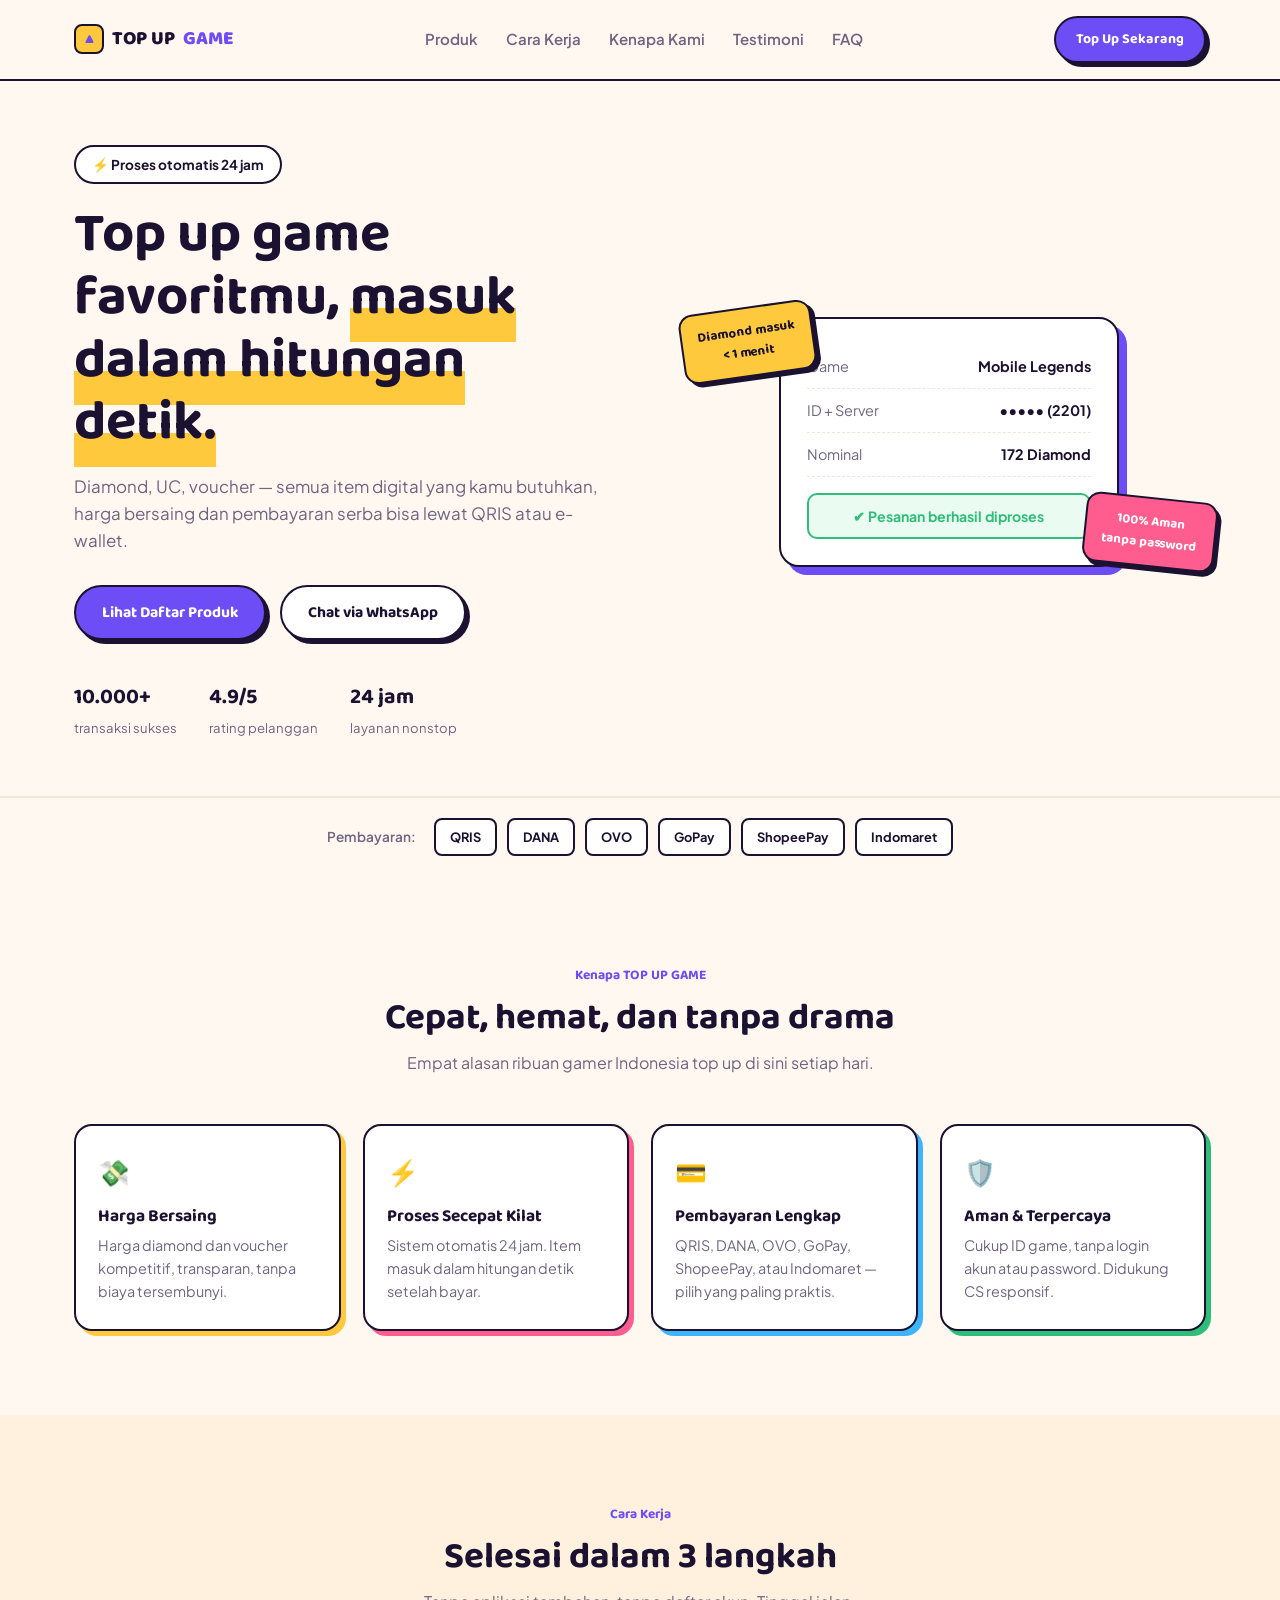
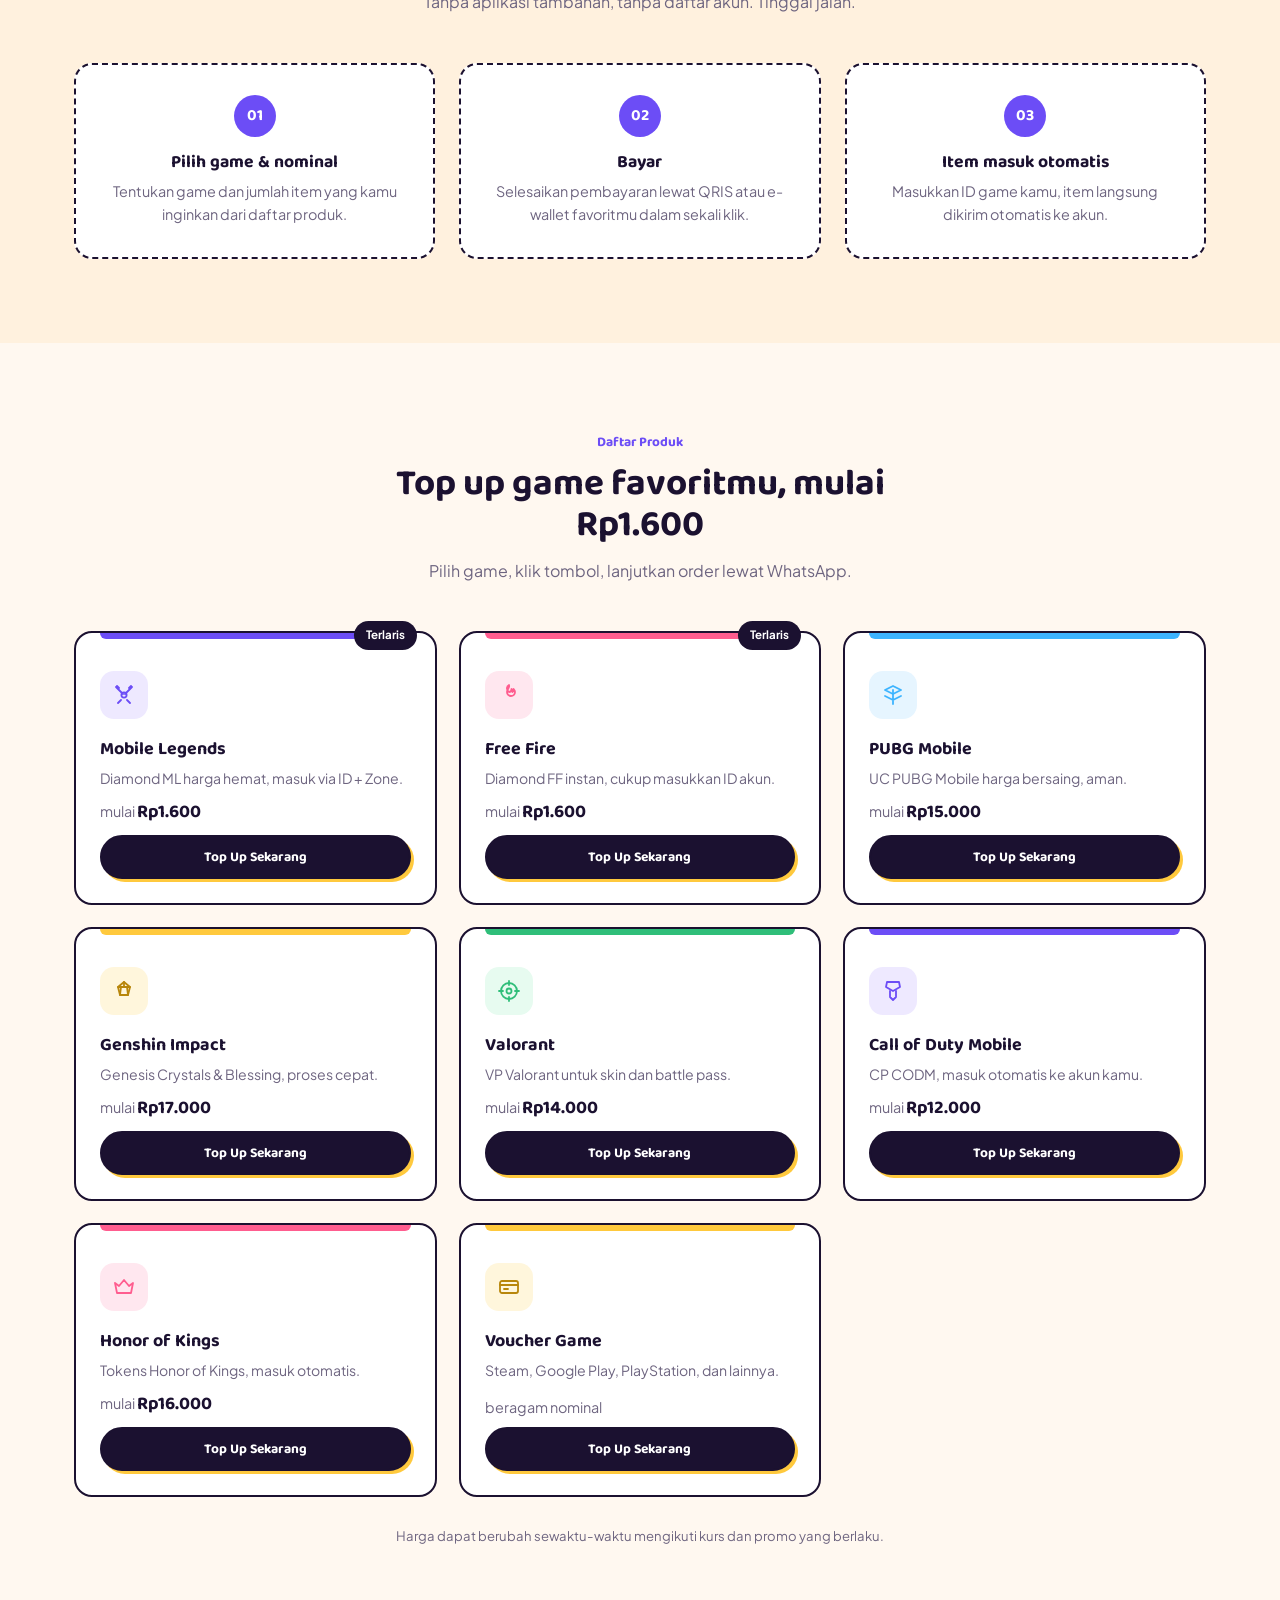
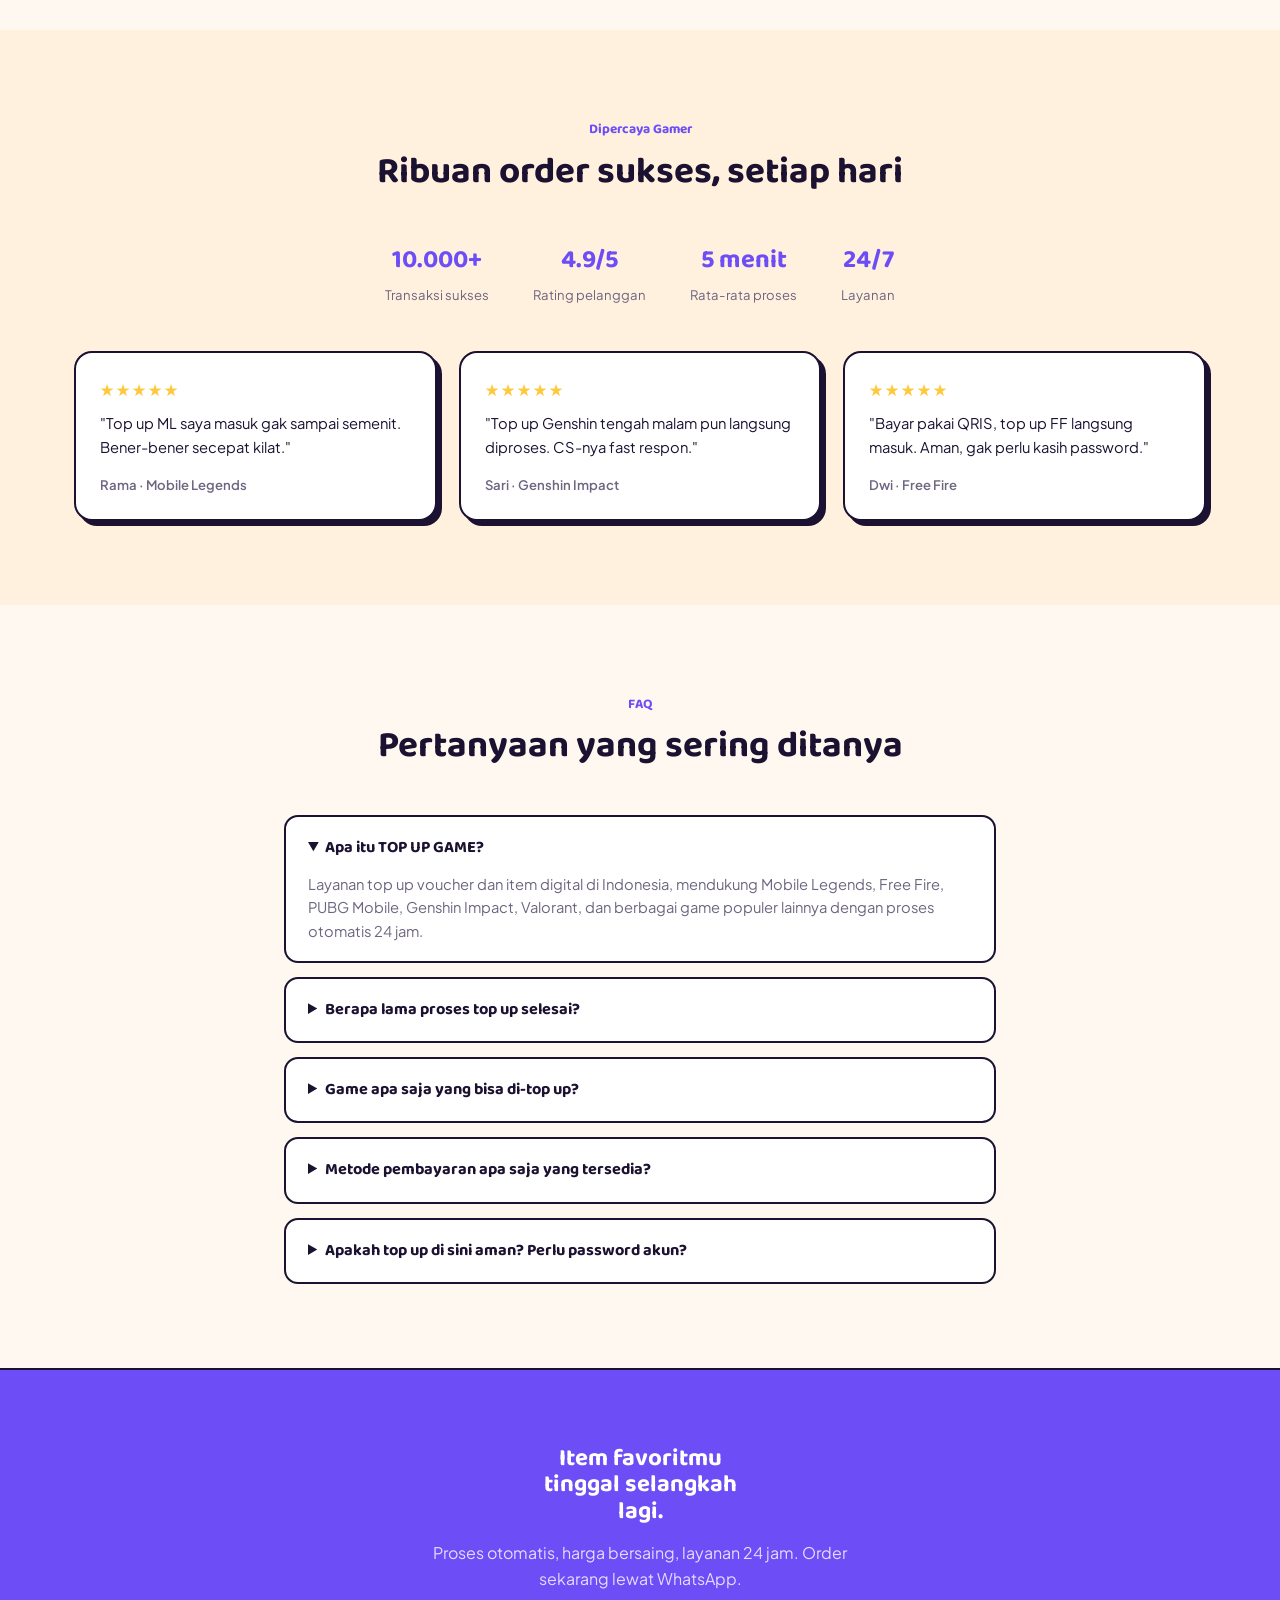
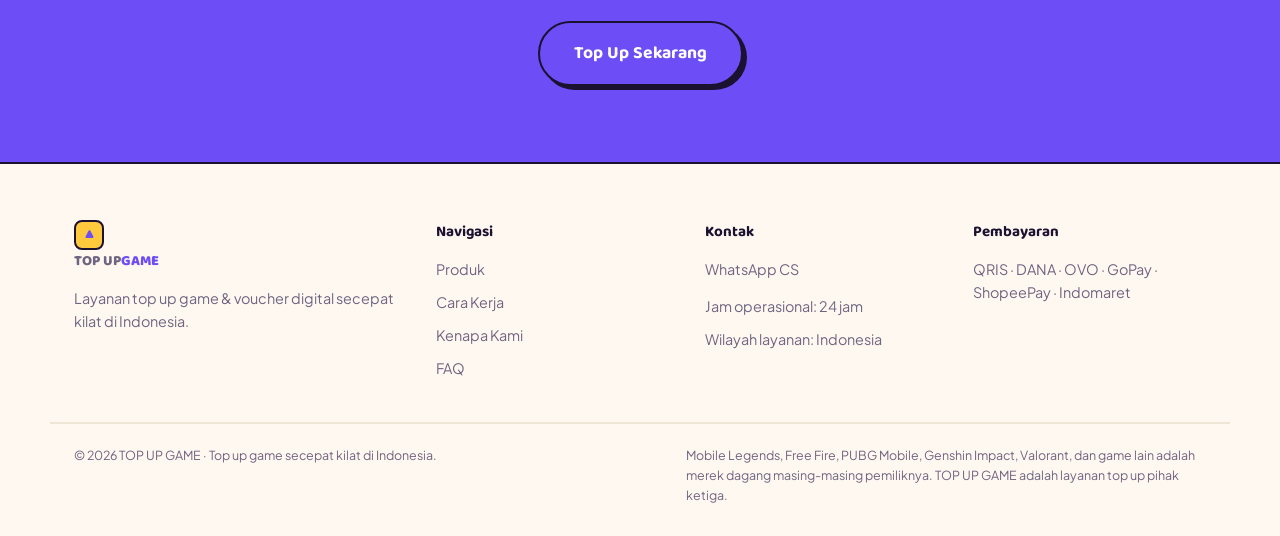
<file: index.html>
<!DOCTYPE html>
<html lang="id">
<head>
<meta charset="UTF-8">
<meta name="viewport" content="width=device-width, initial-scale=1.0">
<title>TOP UP GAME — Top Up Voucher & Diamond Game Legal, Cepat, Terpercaya</title>
<meta name="description" content="Top up Mobile Legends, Free Fire, PUBG Mobile, Genshin Impact, Valorant, dan voucher game lainnya. Proses otomatis 24 jam, harga bersaing, pembayaran QRIS & e-wallet.">
<meta name="keywords" content="top up game, top up diamond, top up voucher, top up mobile legends, top up free fire, top up pubg mobile, top up genshin impact, top up valorant, voucher game indonesia">
<meta name="author" content="TOP UP GAME">
<meta name="robots" content="index, follow, max-snippet:-1, max-image-preview:large, max-video-preview:-1">
<meta name="language" content="Indonesian">
<meta name="theme-color" content="#FFF8F0">
<link rel="canonical" href="https://topup.kitcampus.com/">

<!-- Open Graph -->
<meta property="og:type" content="website">
<meta property="og:site_name" content="TOP UP GAME">
<meta property="og:title" content="TOP UP GAME — Top Up Voucher & Diamond Game Legal, Cepat, Terpercaya">
<meta property="og:description" content="Top up Mobile Legends, Free Fire, PUBG Mobile, Genshin Impact, Valorant, dan voucher game lainnya. Otomatis 24 jam, harga bersaing, aman tanpa login akun.">
<meta property="og:url" content="https://topup.kitcampus.com/">
<meta property="og:image" content="https://topup.kitcampus.com/og-image.jpg">
<meta property="og:image:width" content="1200">
<meta property="og:image:height" content="630">
<meta property="og:locale" content="id_ID">

<!-- Twitter -->
<meta name="twitter:card" content="summary_large_image">
<meta name="twitter:title" content="TOP UP GAME — Top Up Voucher & Diamond Game Legal, Cepat, Terpercaya">
<meta name="twitter:description" content="Top up Mobile Legends, Free Fire, PUBG Mobile, Genshin Impact, Valorant, dan voucher game lainnya. Otomatis 24 jam, harga bersaing.">
<meta name="twitter:image" content="https://topup.kitcampus.com/og-image.jpg">

<link rel="icon" type="image/png" href="[data-uri]">

<link rel="preconnect" href="https://fonts.googleapis.com">
<link rel="preconnect" href="https://fonts.gstatic.com" crossorigin>
<link href="https://fonts.googleapis.com/css2?family=Baloo+2:wght@600;700;800&family=Plus+Jakarta+Sans:wght@400;500;600;700&display=swap" rel="stylesheet">
<link rel="stylesheet" href="style.css">

<!-- Structured data: legitimate FAQ schema, no keyword stuffing -->
<script type="application/ld+json">
{
  "@context": "https://schema.org",
  "@type": "FAQPage",
  "mainEntity": [
    {
      "@type": "Question",
      "name": "Apa itu TOP UP GAME?",
      "acceptedAnswer": {
        "@type": "Answer",
        "text": "TOP UP GAME adalah layanan top up voucher dan diamond game digital di Indonesia, mendukung Mobile Legends, Free Fire, PUBG Mobile, Genshin Impact, Valorant, dan berbagai game populer lainnya dengan proses otomatis 24 jam."
      }
    },
    {
      "@type": "Question",
      "name": "Berapa lama proses top up selesai?",
      "acceptedAnswer": {
        "@type": "Answer",
        "text": "Setelah pembayaran berhasil, item biasanya masuk ke akun dalam hitungan detik hingga beberapa menit, kapan pun, 24 jam sehari."
      }
    },
    {
      "@type": "Question",
      "name": "Apakah top up di sini aman?",
      "acceptedAnswer": {
        "@type": "Answer",
        "text": "Aman. Cukup masukkan ID game tanpa perlu login akun atau memberikan password, dan setiap transaksi tercatat serta didukung layanan pelanggan."
      }
    }
  ]
}
</script>
</head>
<body>

<header class="site-header">
  <div class="wrap nav">
    <a href="#top" class="logo"><span class="logo-badge">▲</span>TOP UP<span>GAME</span></a>
    <nav class="nav-links">
      <a href="#produk">Produk</a>
      <a href="#cara-kerja">Cara Kerja</a>
      <a href="#kenapa">Kenapa Kami</a>
      <a href="#testimoni">Testimoni</a>
      <a href="#faq">FAQ</a>
    </nav>
    <a href="https://wa.me/6281237574488" class="btn btn-primary nav-cta">Top Up Sekarang</a>
    <button class="menu-toggle" aria-label="Buka menu">☰</button>
  </div>
</header>

<main id="top">

  <section class="hero">
    <div class="wrap hero-grid">
      <div class="hero-copy">
        <span class="pill">⚡ Proses otomatis 24 jam</span>
        <h1>Top up game favoritmu, <span class="underline">masuk dalam hitungan detik.</span></h1>
        <p class="lead">Diamond, UC, voucher — semua item digital yang kamu butuhkan, harga bersaing dan pembayaran serba bisa lewat QRIS atau e-wallet.</p>
        <div class="hero-actions">
          <a href="#produk" class="btn btn-primary">Lihat Daftar Produk</a>
          <a href="https://wa.me/6281237574488" class="btn btn-outline">Chat via WhatsApp</a>
        </div>
        <div class="trust-row">
          <div class="trust-item"><b>10.000+</b><span>transaksi sukses</span></div>
          <div class="trust-item"><b>4.9/5</b><span>rating pelanggan</span></div>
          <div class="trust-item"><b>24 jam</b><span>layanan nonstop</span></div>
        </div>
      </div>
      <div class="hero-art">
        <div class="sticker sticker-yellow">Diamond masuk<br><b>&lt; 1 menit</b></div>
        <div class="hero-card">
          <div class="hero-card-row"><span>Game</span><b>Mobile Legends</b></div>
          <div class="hero-card-row"><span>ID + Server</span><b>••••• (2201)</b></div>
          <div class="hero-card-row"><span>Nominal</span><b>172 Diamond</b></div>
          <div class="hero-card-status">✔ Pesanan berhasil diproses</div>
        </div>
        <div class="sticker sticker-pink">100% Aman<br>tanpa password</div>
      </div>
    </div>
    <div class="pay-strip">
      <span>Pembayaran:</span>
      <div class="pay-badges">
        <span class="pay-badge">QRIS</span>
        <span class="pay-badge">DANA</span>
        <span class="pay-badge">OVO</span>
        <span class="pay-badge">GoPay</span>
        <span class="pay-badge">ShopeePay</span>
        <span class="pay-badge">Indomaret</span>
      </div>
    </div>
  </section>

  <section id="kenapa" class="section">
    <div class="wrap">
      <div class="section-head">
        <span class="eyebrow">Kenapa TOP UP GAME</span>
        <h2>Cepat, hemat, dan tanpa drama</h2>
        <p>Empat alasan ribuan gamer Indonesia top up di sini setiap hari.</p>
      </div>
      <div class="feature-grid">
        <div class="feature-card fc-1">
          <span class="feature-icon">💸</span>
          <h3>Harga Bersaing</h3>
          <p>Harga diamond dan voucher kompetitif, transparan, tanpa biaya tersembunyi.</p>
        </div>
        <div class="feature-card fc-2">
          <span class="feature-icon">⚡</span>
          <h3>Proses Secepat Kilat</h3>
          <p>Sistem otomatis 24 jam. Item masuk dalam hitungan detik setelah bayar.</p>
        </div>
        <div class="feature-card fc-3">
          <span class="feature-icon">💳</span>
          <h3>Pembayaran Lengkap</h3>
          <p>QRIS, DANA, OVO, GoPay, ShopeePay, atau Indomaret — pilih yang paling praktis.</p>
        </div>
        <div class="feature-card fc-4">
          <span class="feature-icon">🛡️</span>
          <h3>Aman & Terpercaya</h3>
          <p>Cukup ID game, tanpa login akun atau password. Didukung CS responsif.</p>
        </div>
      </div>
    </div>
  </section>

  <section id="cara-kerja" class="section section-alt">
    <div class="wrap">
      <div class="section-head">
        <span class="eyebrow">Cara Kerja</span>
        <h2>Selesai dalam 3 langkah</h2>
        <p>Tanpa aplikasi tambahan, tanpa daftar akun. Tinggal jalan.</p>
      </div>
      <div class="steps-row">
        <div class="step-card">
          <span class="step-num">01</span>
          <h3>Pilih game & nominal</h3>
          <p>Tentukan game dan jumlah item yang kamu inginkan dari daftar produk.</p>
        </div>
        <div class="step-card">
          <span class="step-num">02</span>
          <h3>Bayar</h3>
          <p>Selesaikan pembayaran lewat QRIS atau e-wallet favoritmu dalam sekali klik.</p>
        </div>
        <div class="step-card">
          <span class="step-num">03</span>
          <h3>Item masuk otomatis</h3>
          <p>Masukkan ID game kamu, item langsung dikirim otomatis ke akun.</p>
        </div>
      </div>
    </div>
  </section>

  <section id="produk" class="section">
    <div class="wrap">
      <div class="section-head">
        <span class="eyebrow">Daftar Produk</span>
        <h2>Top up game favoritmu, mulai Rp1.600</h2>
        <p>Pilih game, klik tombol, lanjutkan order lewat WhatsApp.</p>
      </div>
      <div class="product-grid">
        <div class="product-card pc-a">
          <span class="product-tag">Terlaris</span>
          <div class="product-icon icon-violet"><svg viewBox="0 0 24 24" fill="none" stroke="currentColor" stroke-width="1.8"><path d="M4 4l7 7M20 4l-7 7M6 20l3-3M18 20l-3-3M7 5l-2-2M17 5l2-2" stroke-linecap="round"/><circle cx="12" cy="12" r="2.6"/></svg></div>
          <h3>Mobile Legends</h3>
          <p>Diamond ML harga hemat, masuk via ID + Zone.</p>
          <div class="product-price">mulai <b>Rp1.600</b></div>
          <a href="https://ezetopup.com/id/MLBB" class="btn btn-small">Top Up Sekarang</a>
        </div>
        <div class="product-card pc-b">
          <span class="product-tag">Terlaris</span>
          <div class="product-icon icon-pink"><svg viewBox="0 0 24 24" fill="none" stroke="currentColor" stroke-width="1.8"><path d="M12 2c1 3-2 4-2 7a4 4 0 108 0c0-1.5-1-2-1.5-3 1 2-1 3-1 3 .5-2-1-3-1-3 0 2-1 3-2.5 3A4 4 0 0112 2z" stroke-linejoin="round"/></svg></div>
          <h3>Free Fire</h3>
          <p>Diamond FF instan, cukup masukkan ID akun.</p>
          <div class="product-price">mulai <b>Rp1.600</b></div>
          <a href="https://ezetopup.com/id/free-fire" class="btn btn-small">Top Up Sekarang</a>
        </div>
        <div class="product-card pc-c">
          <div class="product-icon icon-sky"><svg viewBox="0 0 24 24" fill="none" stroke="currentColor" stroke-width="1.8"><path d="M12 3l8 4-8 4-8-4 8-4z" stroke-linejoin="round"/><path d="M4 13l8 4 8-4M12 7v14" stroke-linecap="round" stroke-linejoin="round"/></svg></div>
          <h3>PUBG Mobile</h3>
          <p>UC PUBG Mobile harga bersaing, aman.</p>
          <div class="product-price">mulai <b>Rp15.000</b></div>
          <a href="https://ezetopup.com/id/pubg-mobile" class="btn btn-small">Top Up Sekarang</a>
        </div>
        <div class="product-card pc-d">
          <div class="product-icon icon-yellow"><svg viewBox="0 0 24 24" fill="none" stroke="currentColor" stroke-width="1.8"><path d="M12 3l6 5-2 8H8l-2-8 6-5z" stroke-linejoin="round" stroke-linecap="round"/><path d="M6 8h12M9 8l-1 8M15 8l1 8M12 3v5" stroke-linecap="round"/></svg></div>
          <h3>Genshin Impact</h3>
          <p>Genesis Crystals & Blessing, proses cepat.</p>
          <div class="product-price">mulai <b>Rp17.000</b></div>
          <a href="https://ezetopup.com/id/genshin-impact" class="btn btn-small">Top Up Sekarang</a>
        </div>
        <div class="product-card pc-e">
          <div class="product-icon icon-green"><svg viewBox="0 0 24 24" fill="none" stroke="currentColor" stroke-width="1.8"><circle cx="12" cy="12" r="8"/><circle cx="12" cy="12" r="2.5"/><path d="M12 2v4M12 18v4M2 12h4M18 12h4" stroke-linecap="round"/></svg></div>
          <h3>Valorant</h3>
          <p>VP Valorant untuk skin dan battle pass.</p>
          <div class="product-price">mulai <b>Rp14.000</b></div>
          <a href="#" class="btn btn-small">Top Up Sekarang</a>
        </div>
        <div class="product-card pc-f">
          <div class="product-icon icon-violet"><svg viewBox="0 0 24 24" fill="none" stroke="currentColor" stroke-width="1.8"><path d="M6 3h12l1 5-7 4-7-4 1-5z" stroke-linejoin="round"/><path d="M9 12v6l3 3 3-3v-6" stroke-linejoin="round" stroke-linecap="round"/></svg></div>
          <h3>Call of Duty Mobile</h3>
          <p>CP CODM, masuk otomatis ke akun kamu.</p>
          <div class="product-price">mulai <b>Rp12.000</b></div>
          <a href="#" class="btn btn-small">Top Up Sekarang</a>
        </div>
        <div class="product-card pc-g">
          <div class="product-icon icon-pink"><svg viewBox="0 0 24 24" fill="none" stroke="currentColor" stroke-width="1.8"><path d="M3 8l4 3 5-6 5 6 4-3-2 10H5L3 8z" stroke-linejoin="round" stroke-linecap="round"/></svg></div>
          <h3>Honor of Kings</h3>
          <p>Tokens Honor of Kings, masuk otomatis.</p>
          <div class="product-price">mulai <b>Rp16.000</b></div>
          <a href="https://ezetopup.com/id/honor-of-kings" class="btn btn-small">Top Up Sekarang</a>
        </div>
        <div class="product-card pc-i">
          <div class="product-icon icon-yellow"><svg viewBox="0 0 24 24" fill="none" stroke="currentColor" stroke-width="1.8"><rect x="3" y="6" width="18" height="12" rx="2"/><path d="M3 10h18M7 14h4" stroke-linecap="round"/></svg></div>
          <h3>Voucher Game</h3>
          <p>Steam, Google Play, PlayStation, dan lainnya.</p>
          <div class="product-price">beragam nominal</div>
          <a href="https://ezetopup.com/games" class="btn btn-small">Top Up Sekarang</a>
        </div>
      </div>
      <p class="price-note">Harga dapat berubah sewaktu-waktu mengikuti kurs dan promo yang berlaku.</p>
    </div>
  </section>

  <section id="testimoni" class="section section-alt">
    <div class="wrap">
      <div class="section-head">
        <span class="eyebrow">Dipercaya Gamer</span>
        <h2>Ribuan order sukses, setiap hari</h2>
      </div>
      <div class="stats-row">
        <div class="stat"><b>10.000+</b><span>Transaksi sukses</span></div>
        <div class="stat"><b>4.9/5</b><span>Rating pelanggan</span></div>
        <div class="stat"><b>5 menit</b><span>Rata-rata proses</span></div>
        <div class="stat"><b>24/7</b><span>Layanan</span></div>
      </div>
      <div class="testi-grid">
        <div class="testi-card">
          <div class="stars">★★★★★</div>
          <p>"Top up ML saya masuk gak sampai semenit. Bener-bener secepat kilat."</p>
          <div class="testi-name">Rama · Mobile Legends</div>
        </div>
        <div class="testi-card">
          <div class="stars">★★★★★</div>
          <p>"Top up Genshin tengah malam pun langsung diproses. CS-nya fast respon."</p>
          <div class="testi-name">Sari · Genshin Impact</div>
        </div>
        <div class="testi-card">
          <div class="stars">★★★★★</div>
          <p>"Bayar pakai QRIS, top up FF langsung masuk. Aman, gak perlu kasih password."</p>
          <div class="testi-name">Dwi · Free Fire</div>
        </div>
      </div>
    </div>
  </section>

  <section id="faq" class="section">
    <div class="wrap wrap-narrow">
      <div class="section-head">
        <span class="eyebrow">FAQ</span>
        <h2>Pertanyaan yang sering ditanya</h2>
      </div>
      <div class="faq-list">
        <details class="faq-item" open>
          <summary>Apa itu TOP UP GAME?</summary>
          <p>Layanan top up voucher dan item digital di Indonesia, mendukung Mobile Legends, Free Fire, PUBG Mobile, Genshin Impact, Valorant, dan berbagai game populer lainnya dengan proses otomatis 24 jam.</p>
        </details>
        <details class="faq-item">
          <summary>Berapa lama proses top up selesai?</summary>
          <p>Setelah pembayaran berhasil, item biasanya masuk ke akun dalam hitungan detik hingga beberapa menit, kapan pun, 24 jam sehari.</p>
        </details>
        <details class="faq-item">
          <summary>Game apa saja yang bisa di-top up?</summary>
          <p>Mobile Legends, Free Fire, PUBG Mobile, Genshin Impact, Valorant, Call of Duty Mobile, Honor of Kings, Higgs Domino Island, serta voucher seperti Steam dan Google Play. Daftar lengkap ada di bagian Produk.</p>
        </details>
        <details class="faq-item">
          <summary>Metode pembayaran apa saja yang tersedia?</summary>
          <p>QRIS, DANA, OVO, GoPay, ShopeePay, dan Indomaret, jadi kamu bebas memilih yang paling praktis.</p>
        </details>
        <details class="faq-item">
          <summary>Apakah top up di sini aman? Perlu password akun?</summary>
          <p>Aman. Cukup ID game (dan server bila diperlukan), tanpa perlu password atau login akun. Setiap transaksi tercatat dan didukung layanan pelanggan.</p>
        </details>
      </div>
    </div>
  </section>

  <section class="cta-final">
    <div class="wrap cta-inner">
      <h2>Item favoritmu tinggal selangkah lagi.</h2>
      <p>Proses otomatis, harga bersaing, layanan 24 jam. Order sekarang lewat WhatsApp.</p>
      <a href="https://wa.me/6281237574488" class="btn btn-primary btn-lg">Top Up Sekarang</a>
    </div>
  </section>

</main>

<footer class="site-footer">
  <div class="wrap footer-grid">
    <div>
      <a href="#top" class="logo"><span class="logo-badge">▲</span>TOP UP<span>GAME</span></a>
      <p>Layanan top up game & voucher digital secepat kilat di Indonesia.</p>
    </div>
    <div>
      <h4>Navigasi</h4>
      <a href="#produk">Produk</a>
      <a href="#cara-kerja">Cara Kerja</a>
      <a href="#kenapa">Kenapa Kami</a>
      <a href="#faq">FAQ</a>
    </div>
    <div>
      <h4>Kontak</h4>
      <a href="https://wa.me/6281237574488">WhatsApp CS</a>
      <p>Jam operasional: 24 jam</p>
      <p>Wilayah layanan: Indonesia</p>
    </div>
    <div>
      <h4>Pembayaran</h4>
      <p>QRIS · DANA · OVO · GoPay · ShopeePay · Indomaret</p>
    </div>
  </div>
  <div class="wrap footer-bottom">
    <span>© 2026 TOP UP GAME · Top up game secepat kilat di Indonesia.</span>
    <span>Mobile Legends, Free Fire, PUBG Mobile, Genshin Impact, Valorant, dan game lain adalah merek dagang masing-masing pemiliknya. TOP UP GAME adalah layanan top up pihak ketiga.</span>
  </div>
</footer>

<script src="script.js"></script>
</body>
</html>
</file>
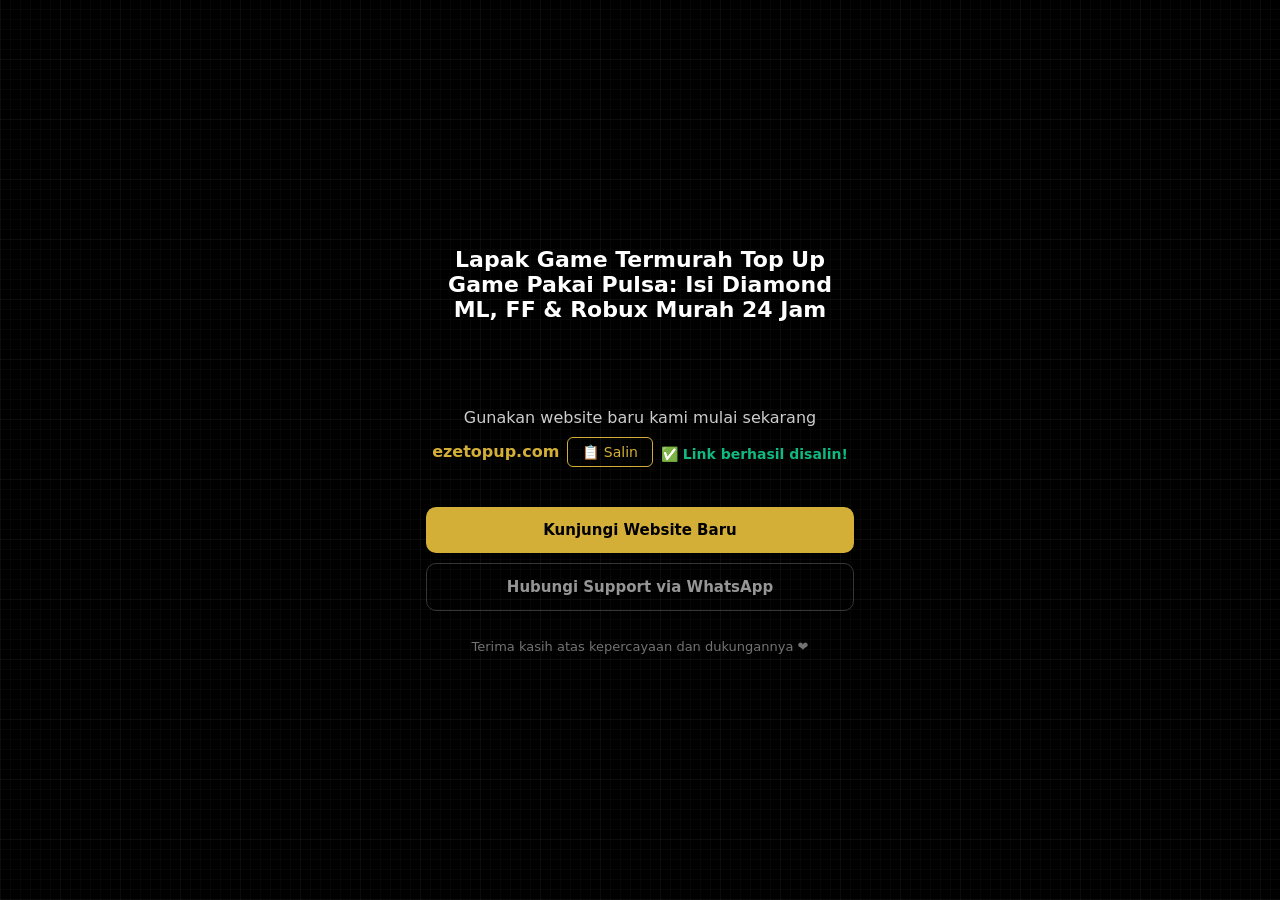
<file: amp/index.html>
<!doctype html>
<html ⚡ lang="id">
    <head>
        <meta charset="UTF-8" />
        <meta name="viewport" content="width=device-width,minimum-scale=1,initial-scale=1" />
        <title>Lapak Game Termurah Top Up Game Pakai Pulsa: Isi Diamond ML, FF & Robux Murah 24 Jam</title>
        <meta name="description" content="Lapak Game termurah untuk top up ML, FF, & Robux 24 jam! Proses kilat, aman, dan bisa bayar pakai pulsa. Yuk, isi saldo game favoritmu sekarang!" />
        <link rel="canonical" href="https://www.kitcampus.com/home/" />
        <link rel="icon" href="https://res.cloudinary.com/dpxurstiv/image/upload/v1782702641/6b517168-4b13-4113-874e-5d1a952fea6c_d6haiw.png" />
        
        <!-- AMP Script Wajib -->
        <script async src="https://cdn.ampproject.org/v0.js"></script>
        
        <!-- AMP Components -->
        <script async custom-element="amp-bind" src="https://cdn.ampproject.org/v0/amp-bind-0.1.js"></script>

        <style amp-custom>
            * {
                box-sizing: border-box;
                margin: 0;
                padding: 0;
            }
            body {
                box-sizing: border-box;
                margin: 0;
                font-family:
                    system-ui,
                    -apple-system,
                    Segoe UI,
                    Roboto,
                    sans-serif;
                color: #cbcbcb;
                display: flex;
                align-items: center;
                justify-content: center;
                min-height: 100vh;
                width: 100%;
                padding: 20px;
                background-image:
                    repeating-linear-gradient(
                        90deg,
                        rgba(75, 75, 75, 0.09) 0px,
                        rgba(75, 75, 75, 0.09) 1px,
                        transparent 1px,
                        transparent 60px
                    ),
                    repeating-linear-gradient(
                        0deg,
                        rgba(75, 75, 75, 0.09) 0px,
                        rgba(75, 75, 75, 0.09) 1px,
                        transparent 1px,
                        transparent 60px
                    ),
                    repeating-linear-gradient(
                        0deg,
                        rgba(75, 75, 75, 0.09) 0px,
                        rgba(75, 75, 75, 0.09) 1px,
                        transparent 1px,
                        transparent 10px
                    ),
                    repeating-linear-gradient(
                        90deg,
                        rgba(75, 75, 75, 0.09) 0px,
                        rgba(75, 75, 75, 0.09) 1px,
                        transparent 1px,
                        transparent 10px
                    ),
                    linear-gradient(90deg, rgb(0, 0, 0), rgb(0, 0, 0));
            }

            .card {
                width: 100%;
                padding: 36px;
                max-width: 500px;
                text-align: center;
            }

            .logos {
                display: flex;
                align-items: center;
                justify-content: space-between;
                margin: 28px 0 48px 0;
            }

            .logo-old {
                width: 80px;
                opacity: 0.7;
            }

            .logo-new {
                width: 140px;
            }

            /* animated chevrons */
            .chevrons {
                display: flex;
                gap: 4px;
            }

            .chevrons span {
                width: 10px;
                height: 10px;
                border-right: 3px solid #d4af37;
                border-bottom: 3px solid #d4af37;
                transform: rotate(-45deg);
                opacity: 0;
                animation: move 1.4s infinite;
            }

            .chevrons span:nth-child(2) {
                animation-delay: 0.2s;
            }

            .chevrons span:nth-child(3) {
                animation-delay: 0.4s;
            }

            @keyframes move {
                0% {
                    opacity: 0;
                    transform: translateX(-6px) rotate(-45deg);
                }
                50% {
                    opacity: 1;
                }
                100% {
                    opacity: 0;
                    transform: translateX(6px) rotate(-45deg);
                }
            }

            h1 {
                font-size: 22px;
                color: #fff;
            }

            p {
                font-size: 16px;
                color: #cdcdcd;
                margin-bottom: 4px;
            }

            .url {
                color: #d4af37;
                font-weight: 600;
                margin: 10px 0px 40px 0px;
                display: flex;
                align-items: center;
                justify-content: center;
                gap: 8px;
                flex-wrap: wrap;
            }

            .btn {
                display: inline-block;
                width: 100%;
                padding: 14px;
                border-radius: 10px;
                font-size: 15px;
                font-weight: 600;
                text-decoration: none;
                margin-bottom: 10px;
                text-align: center;
                border: none;
                cursor: pointer;
            }

            .btn-main {
                background: #d4af37;
                color: #000;
            }

            .btn-main:hover {
                background: #c4a030;
            }

            .btn-whatsapp {
                border: 1px solid #363636;
                color: #969696;
                background: transparent;
            }

            .btn-whatsapp:hover {
                border-color: #25d366;
                color: #25d366;
            }

            .footer {
                margin-top: 18px;
                font-size: 13px;
                color: #727273;
            }

            .url-text {
                word-break: break-all;
            }

            .btn-copy {
                padding: 6px 14px;
                border-radius: 6px;
                border: 1px solid #d4af37;
                background: transparent;
                color: #d4af37;
                cursor: pointer;
                font-size: 14px;
                font-weight: 500;
                display: inline-flex;
                align-items: center;
                gap: 4px;
                font-family: inherit;
            }

            .btn-copy:hover {
                background: #d4af37;
                color: #000;
            }

            amp-img {
                max-width: 100%;
                height: auto;
            }

            a {
                text-decoration: none;
            }

            .btn:focus-visible,
            .btn-copy:focus-visible {
                outline: 2px solid #d4af37;
                outline-offset: 2px;
            }

            .copy-success {
                color: #10b981;
                font-size: 14px;
                margin-top: 5px;
            }

            .copy-success[hidden] {
                display: none;
            }
        </style>

        <style amp-boilerplate>
            body {
                -webkit-animation: -amp-start 8s steps(1,end) 0s 1 normal both;
                -moz-animation: -amp-start 8s steps(1,end) 0s 1 normal both;
                -ms-animation: -amp-start 8s steps(1,end) 0s 1 normal both;
                animation: -amp-start 8s steps(1,end) 0s 1 normal both;
            }
            @-webkit-keyframes -amp-start {
                from {
                    visibility: hidden;
                }
                to {
                    visibility: visible;
                }
            }
            @-moz-keyframes -amp-start {
                from {
                    visibility: hidden;
                }
                to {
                    visibility: visible;
                }
            }
            @-ms-keyframes -amp-start {
                from {
                    visibility: hidden;
                }
                to {
                    visibility: visible;
                }
            }
            @-o-keyframes -amp-start {
                from {
                    visibility: hidden;
                }
                to {
                    visibility: visible;
                }
            }
            @keyframes -amp-start {
                from {
                    visibility: hidden;
                }
                to {
                    visibility: visible;
                }
            }
        </style>
        <noscript>
            <style amp-boilerplate>
                body {
                    -webkit-animation: none;
                    -moz-animation: none;
                    -ms-animation: none;
                    animation: none;
                }
            </style>
        </noscript>
    </head>

    <body>
        <div class="card">
            <h1>Lapak Game Termurah Top Up Game Pakai Pulsa: Isi Diamond ML, FF & Robux Murah 24 Jam</h1>

            <!-- LOGOS ROW -->
            <div class="logos">
                <amp-img
                    src="https://res.cloudinary.com/dpxurstiv/image/upload/v1782702641/6b517168-4b13-4113-874e-5d1a952fea6c_d6haiw.png"
                    alt="Logo Lama"
                    class="logo-old"
                    width="80"
                    height="80"
                    layout="fixed"
                ></amp-img>

                <div class="chevrons">
                    <span></span>
                    <span></span>
                    <span></span>
                </div>

                <amp-img
                    src="https://res.cloudinary.com/dpxurstiv/image/upload/v1783565970/efa1b0aa-11e2-4e5b-90a7-9050842a5cef-removebg-preview_iicof5.png"
                    alt="Logo Baru - LAPAK TOP UP GAME"
                    class="logo-new"
                    width="140"
                    height="80"
                    layout="fixed"
                ></amp-img>
            </div>

            <p>Gunakan website baru kami mulai sekarang</p>

            <div class="url">
                <span class="url-text">ezetopup.com</span>
                
                <!-- AMP Copy Button dengan amp-bind -->
                <button 
                    class="btn-copy"
                    on="tap:AMP.setState({ copied: true, buttonText: '✅ Tersalin!' })"
                    [text]="buttonText || '📋 Salin'"
                >
                    📋 Salin
                </button>
                <div class="copy-success" [hidden]="!copied">
                    ✅ Link berhasil disalin!
                </div>
            </div>

            <a href="https://ezetopup.com/" class="btn btn-main">
                Kunjungi Website Baru
            </a>

            <a
                href="https://wa.me/628116796622"
                target="_blank"
                class="btn btn-whatsapp"
            >
                Hubungi Support via WhatsApp
            </a>

            <div class="footer">Terima kasih atas kepercayaan dan dukungannya ❤️</div>
        </div>

        <!-- AMP State -->
        <amp-state id="copied">
            <script type="application/json">
                false
            </script>
        </amp-state>
        
        <amp-state id="buttonText">
            <script type="application/json">
                "📋 Salin"
            </script>
        </amp-state>
    </body>
</html>
</file>
<file: style.css>
:root{
  --ink:#1B1130;
  --bg:#FFF8F0;
  --panel:#FFFFFF;
  --violet:#6C4DF6;
  --violet-dark:#5636D9;
  --yellow:#FFC93D;
  --pink:#FF5D8F;
  --green:#2FBE79;
  --sky:#3DB4FF;
  --muted:#6E6580;
  --line:#EFE6D8;
  --radius:18px;
}
*{box-sizing:border-box; margin:0; padding:0;}
html{scroll-behavior:smooth;}
body{
  background:var(--bg);
  color:var(--ink);
  font-family:'Plus Jakarta Sans',sans-serif;
  line-height:1.6;
}
h1,h2,h3,.display{
  font-family:'Baloo 2',sans-serif;
  font-weight:700;
  line-height:1.12;
}
a{color:inherit; text-decoration:none;}
img{max-width:100%; display:block;}
.wrap{max-width:1180px; margin:0 auto; padding:0 24px;}
.wrap-narrow{max-width:760px;}

/* buttons */
.btn{
  display:inline-flex; align-items:center; justify-content:center; gap:8px;
  padding:13px 26px; border-radius:999px;
  font-family:'Baloo 2',sans-serif; font-weight:700; font-size:0.98rem;
  border:2.5px solid var(--ink);
  transition:transform .15s ease, box-shadow .15s ease;
}
.btn-primary{
  background:var(--violet); color:#fff;
  box-shadow:4px 4px 0 var(--ink);
}
.btn-primary:hover{transform:translate(-2px,-2px); box-shadow:6px 6px 0 var(--ink);}
.btn-outline{
  background:var(--panel); color:var(--ink);
  box-shadow:4px 4px 0 var(--ink);
}
.btn-outline:hover{transform:translate(-2px,-2px); box-shadow:6px 6px 0 var(--ink);}
.btn-small{
  padding:9px 18px; font-size:0.86rem; border-width:2px;
  background:var(--ink); color:#fff; box-shadow:3px 3px 0 var(--yellow);
}
.btn-small:hover{transform:translate(-1px,-1px); box-shadow:4px 4px 0 var(--yellow);}
.btn-lg{padding:16px 34px; font-size:1.1rem;}

/* header */
.site-header{
  position:sticky; top:0; z-index:50;
  background:rgba(255,248,240,0.9);
  backdrop-filter:blur(8px);
  border-bottom:2.5px solid var(--ink);
}
.nav{display:flex; align-items:center; justify-content:space-between; padding:16px 24px; gap:20px;}
.logo{display:flex; align-items:center; gap:8px; font-family:'Baloo 2',sans-serif; font-weight:800; font-size:1.2rem; white-space:nowrap;}
.logo span{color:var(--violet);}
.logo-badge{
  width:30px; height:30px; display:flex; align-items:center; justify-content:center;
  background:var(--yellow); border:2.5px solid var(--ink); border-radius:8px;
  font-size:0.9rem;
}
.nav-links{display:flex; gap:28px; flex:1; justify-content:center;}
.nav-links a{font-size:0.94rem; font-weight:600; color:var(--muted); transition:color .15s ease;}
.nav-links a:hover{color:var(--ink);}
.nav-cta{padding:10px 20px; font-size:0.88rem;}
.menu-toggle{display:none; background:none; border:none; font-size:1.5rem; cursor:pointer;}

/* hero */
.hero{padding:64px 0 0; overflow:hidden;}
.hero-grid{display:grid; grid-template-columns:1.05fr 0.95fr; gap:48px; align-items:center;}
.pill{
  display:inline-block; padding:7px 16px; border-radius:999px;
  background:var(--panel); border:2px solid var(--ink); font-weight:700; font-size:0.85rem;
  margin-bottom:20px;
}
.hero h1{font-size:clamp(2.3rem,4.6vw,3.5rem); max-width:14ch;}
.hero .underline{
  background:linear-gradient(180deg, transparent 62%, var(--yellow) 62%);
}
.hero .lead{margin-top:18px; max-width:44ch; color:var(--muted); font-size:1.06rem;}
.hero-actions{display:flex; gap:14px; margin-top:30px; flex-wrap:wrap;}
.trust-row{display:flex; gap:32px; margin-top:40px; flex-wrap:wrap;}
.trust-item b{display:block; font-family:'Baloo 2',sans-serif; font-size:1.35rem;}
.trust-item span{font-size:0.82rem; color:var(--muted);}

.hero-art{position:relative; display:flex; justify-content:center;}
.hero-card{
  background:var(--panel); border:2.5px solid var(--ink); border-radius:20px;
  box-shadow:8px 8px 0 var(--violet);
  padding:26px; width:100%; max-width:340px;
}
.hero-card-row{display:flex; justify-content:space-between; padding:10px 0; border-bottom:1px dashed var(--line); font-size:0.9rem; color:var(--muted);}
.hero-card-row b{color:var(--ink);}
.hero-card-status{
  margin-top:16px; padding:10px 14px; background:#EAFBF1; color:var(--green);
  border:2px solid var(--green); border-radius:10px; font-weight:700; font-size:0.88rem; text-align:center;
}
.sticker{
  position:absolute; font-family:'Baloo 2',sans-serif; font-weight:700; font-size:0.82rem;
  padding:12px 16px; border:2.5px solid var(--ink); border-radius:14px; text-align:center;
}
.sticker-yellow{background:var(--yellow); top:-10px; left:-10px; transform:rotate(-8deg); box-shadow:4px 4px 0 var(--ink);}
.sticker-pink{background:var(--pink); color:#fff; bottom:0; right:-10px; transform:rotate(6deg); box-shadow:4px 4px 0 var(--ink);}

.pay-strip{
  margin-top:56px; padding:20px 0; border-top:2px solid var(--line);
  display:flex; align-items:center; gap:18px; flex-wrap:wrap; justify-content:center;
  font-size:0.85rem; color:var(--muted); font-weight:600;
}
.pay-badges{display:flex; gap:10px; flex-wrap:wrap;}
.pay-badge{
  padding:7px 14px; background:var(--panel); border:2px solid var(--ink); border-radius:8px;
  font-size:0.8rem; font-weight:700; color:var(--ink);
}

/* generic section */
.section{padding:84px 0;}
.section-alt{background:#FFF1DE;}
.section-head{max-width:560px; margin:0 auto 48px; text-align:center;}
.eyebrow{
  display:inline-block; font-family:'Baloo 2',sans-serif; font-weight:700; font-size:0.85rem;
  color:var(--violet); margin-bottom:10px;
}
.section-head h2{font-size:clamp(1.8rem,3vw,2.3rem);}
.section-head p{margin-top:12px; color:var(--muted);}

/* features */
.feature-grid{display:grid; grid-template-columns:repeat(4,1fr); gap:22px;}
.feature-card{
  background:var(--panel); border:2.5px solid var(--ink); border-radius:var(--radius);
  padding:26px 22px; box-shadow:5px 5px 0 var(--ink);
}
.fc-1{box-shadow:5px 5px 0 var(--yellow);}
.fc-2{box-shadow:5px 5px 0 var(--pink);}
.fc-3{box-shadow:5px 5px 0 var(--sky);}
.fc-4{box-shadow:5px 5px 0 var(--green);}
.feature-icon{font-size:1.6rem;}
.feature-card h3{font-size:1.08rem; margin:14px 0 8px;}
.feature-card p{font-size:0.9rem; color:var(--muted);}

/* steps */
.steps-row{display:grid; grid-template-columns:repeat(3,1fr); gap:24px;}
.step-card{
  background:var(--panel); border:2.5px dashed var(--ink); border-radius:var(--radius);
  padding:30px 24px; text-align:center;
}
.step-num{
  display:inline-flex; align-items:center; justify-content:center;
  width:42px; height:42px; border-radius:50%; background:var(--violet); color:#fff;
  font-family:'Baloo 2',sans-serif; font-weight:700; margin-bottom:16px;
}
.step-card h3{font-size:1.1rem; margin-bottom:8px;}
.step-card p{color:var(--muted); font-size:0.9rem;}

/* products */
.product-grid{display:grid; grid-template-columns:repeat(3,1fr); gap:22px;}
.product-card{
  position:relative; background:var(--panel); border:2.5px solid var(--ink); border-radius:var(--radius);
  padding:24px; display:flex; flex-direction:column; gap:8px;
}
.product-card::before{
  content:""; position:absolute; top:0; left:24px; right:24px; height:6px;
  border-radius:0 0 6px 6px;
}
.pc-a::before{background:var(--violet);} .pc-b::before{background:var(--pink);}
.pc-c::before{background:var(--sky);} .pc-d::before{background:var(--yellow);}
.pc-e::before{background:var(--green);} .pc-f::before{background:var(--violet);}
.pc-g::before{background:var(--pink);} .pc-h::before{background:var(--sky);}
.pc-i::before{background:var(--yellow);}
.product-tag{
  position:absolute; top:-12px; right:18px; background:var(--ink); color:#fff;
  font-size:0.72rem; font-weight:700; padding:5px 12px; border-radius:999px;
}
.product-icon{
  width:48px; height:48px; border-radius:14px;
  display:flex; align-items:center; justify-content:center;
  margin-top:14px; margin-bottom:2px;
}
.product-icon svg{width:24px; height:24px;}
.icon-violet{background:#EEE9FF; color:var(--violet);}
.icon-pink{background:#FFE7EF; color:var(--pink);}
.icon-sky{background:#E6F5FF; color:var(--sky);}
.icon-yellow{background:#FFF6DC; color:#B8860B;}
.icon-green{background:#E7FBF0; color:var(--green);}
.product-card h3{font-size:1.12rem; margin-top:10px;}
.product-card p{color:var(--muted); font-size:0.88rem; flex:1;}
.product-price{font-size:0.9rem; color:var(--muted);}
.product-price b{color:var(--ink); font-family:'Baloo 2',sans-serif; font-size:1.15rem;}
.price-note{text-align:center; margin-top:28px; font-size:0.82rem; color:var(--muted);}

/* testimonials */
.stats-row{display:flex; justify-content:center; gap:44px; margin-bottom:44px; flex-wrap:wrap;}
.stat{text-align:center;}
.stat b{display:block; font-family:'Baloo 2',sans-serif; font-size:1.6rem; color:var(--violet);}
.stat span{font-size:0.82rem; color:var(--muted);}
.testi-grid{display:grid; grid-template-columns:repeat(3,1fr); gap:22px;}
.testi-card{
  background:var(--panel); border:2.5px solid var(--ink); border-radius:var(--radius);
  padding:24px; box-shadow:5px 5px 0 var(--ink);
}
.stars{color:var(--yellow); letter-spacing:2px; margin-bottom:10px;}
.testi-card p{font-size:0.92rem; color:var(--ink);}
.testi-name{margin-top:14px; font-size:0.82rem; color:var(--muted); font-weight:600;}

/* faq */
.faq-list{display:grid; gap:14px;}
.faq-item{
  background:var(--panel); border:2.5px solid var(--ink); border-radius:14px; padding:18px 22px;
}
.faq-item summary{font-family:'Baloo 2',sans-serif; font-weight:700; cursor:pointer; font-size:1.02rem;}
.faq-item p{margin-top:12px; color:var(--muted); font-size:0.92rem;}

/* final cta */
.cta-final{
  background:var(--violet); color:#fff; padding:76px 0; text-align:center;
  border-top:2.5px solid var(--ink); border-bottom:2.5px solid var(--ink);
}
.cta-inner h2{max-width:16ch; margin:0 auto; color:#fff;}
.cta-inner p{margin:14px auto 30px; max-width:40ch; color:#E4DCFF;}

/* footer */
.site-footer{padding:56px 0 30px;}
.footer-grid{display:grid; grid-template-columns:1.4fr 1fr 1fr 1fr; gap:36px; padding-bottom:32px; border-bottom:2px solid var(--line);}
.footer-grid h4{font-family:'Baloo 2',sans-serif; font-size:0.95rem; margin-bottom:14px;}
.footer-grid a, .footer-grid p{display:block; margin-bottom:10px; color:var(--muted); font-size:0.9rem;}
.footer-grid p:first-of-type{margin-top:14px;}
.footer-bottom{
  display:flex; justify-content:space-between; gap:20px; padding-top:22px;
  font-size:0.78rem; color:var(--muted); flex-wrap:wrap;
}
.footer-bottom span:last-child{max-width:520px;}

@media (max-width:960px){
  .nav-links{display:none;}
  .menu-toggle{display:block;}
  .hero-grid{grid-template-columns:1fr;}
  .hero-art{order:-1; margin-bottom:20px;}
  .feature-grid{grid-template-columns:repeat(2,1fr);}
  .steps-row{grid-template-columns:1fr;}
  .product-grid{grid-template-columns:repeat(2,1fr);}
  .testi-grid{grid-template-columns:1fr;}
  .footer-grid{grid-template-columns:1fr 1fr;}
}
@media (max-width:560px){
  .feature-grid{grid-template-columns:1fr;}
  .product-grid{grid-template-columns:1fr;}
}
</file>
